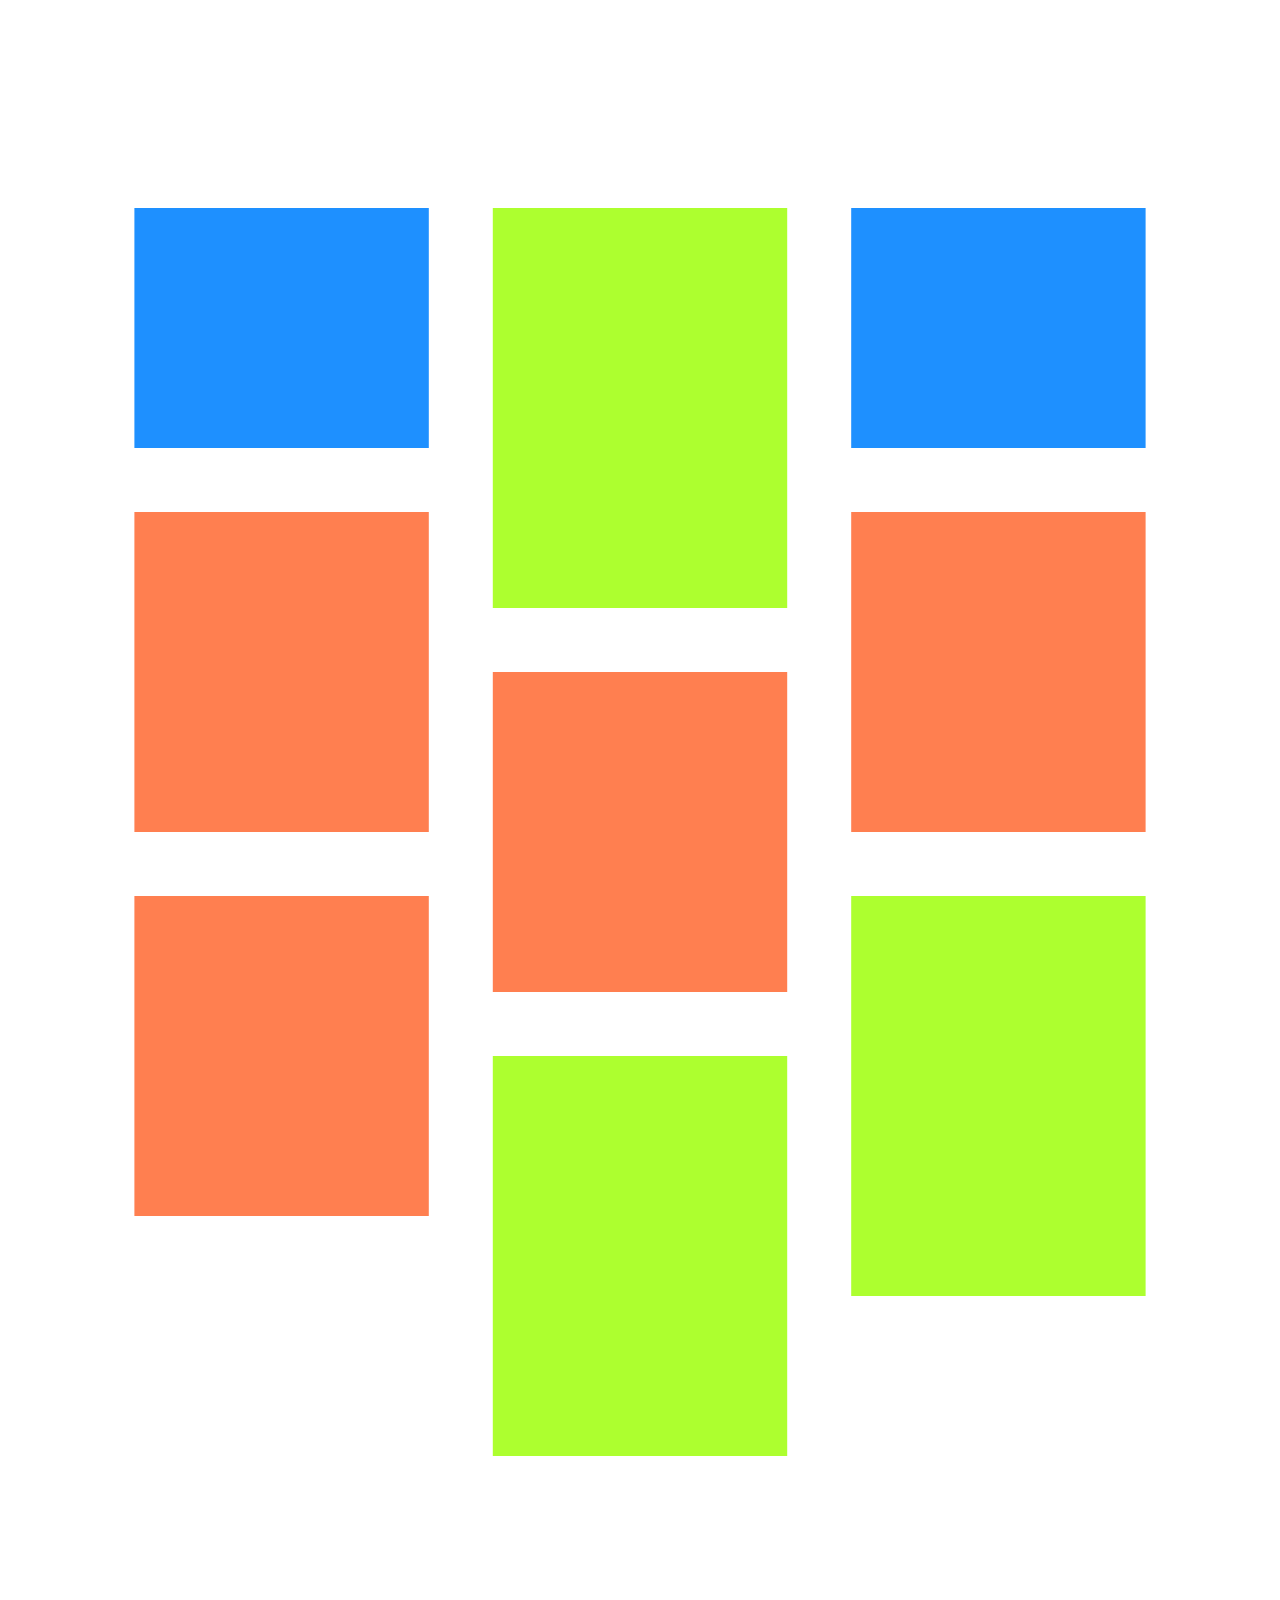
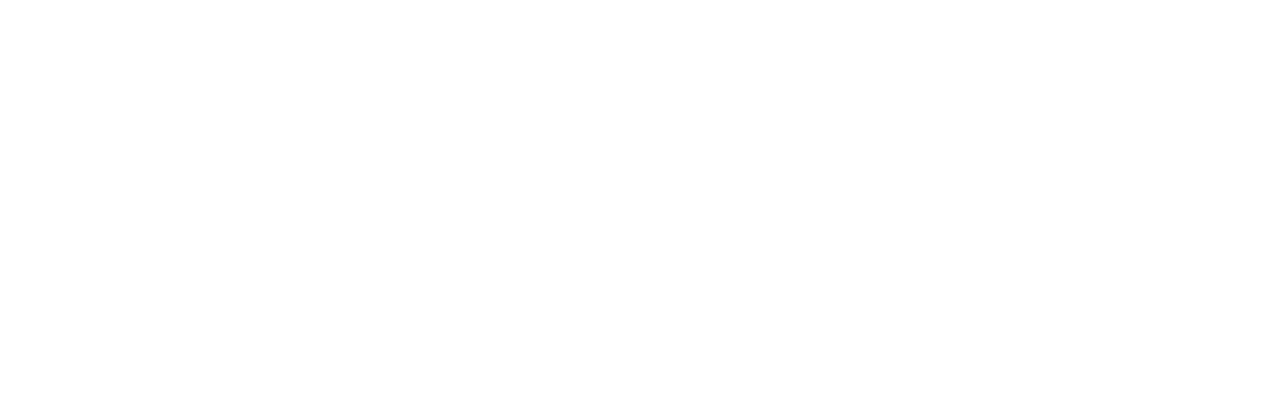
<file: scroll/scrollList.html>
<!DOCTYPE html>
<html lang="en">
  <head>
    <meta charset="UTF-8" />
    <meta http-equiv="X-UA-Compatible" content="IE=edge" />
    <meta name="viewport" content="width=device-width, initial-scale=1.0" />
    <title>Document</title>
    <style>
      .scroll-con {
        display: flex;
        width: 100%;
        height: 2000px;
        gap: 80px;
      }
      .scroll-col {
        flex: 1;
        height: 100%;
      }
      .scroll-item {
        width: 100%;
        min-height: 200px;
        margin-bottom: 80px;
      }
      .scroll-item.hType1 {
        height: 300px;
        background-color: dodgerblue;
      }
      .scroll-item.hType2 {
        height: 400px;
        background-color: coral;
      }
      .scroll-item.hType3 {
        height: 500px;
        background-color: greenyellow;
      }
    </style>
    <script>
      let scrollCon = null;

      window.onload = () => {
        new MoveItem();
      };

      class MoveItem {
        constructor() {
          this.target = document.querySelector(".scroll-con");
          this.cols = [];
          this.originX = this.target.clientLeft || 0;
          this.originY = this.target.clientTop || 0;
          this.targetX = 0;
          this.targetY = 0;
          this.centerX = window.innerWidth / 2;
          this.centerY = window.innerHeight / 2;
          this.timer = null;

          window.addEventListener("mousemove", this.moveMouse.bind(this));
          window.addEventListener("scroll", this.scrollWindow.bind(this));

          for (const col of this.target.children) {
            this.cols.push(new MoveItemColumn(col));
          }

          setInterval(() => this.loop.call(this), 10);
        }

        loop() {
          this.moveItem();

          for (const col of this.cols) {
            col.loop();
          }
        }

        moveItem() {
          // const s = -0.0008;
          // this.originX += (this.targetX - this.originX) * s;
          // this.originY += (this.targetY - this.originY) * s;

          const s = -0.08;
          this.originX = this.targetX * s;
          this.originY = this.targetY * s;
          this.target.style.transform = `translate(${this.originX}px, ${this.originY}px) scale(0.8)`;
        }

        moveMouse(e) {
          this.targetX = e.clientX - this.centerX;
          this.targetY = e.clientY - this.centerY;
        }
        scrollWindow(e) {
          if (this.timer !== null) {
            clearTimeout(this.timer);
          }
          this.timer = setTimeout(() => {
            for (const col of this.cols) {
              col.scrollWindow(scrollY);
            }
          }, 150);
        }
      }

      class MoveItemColumn {
        constructor(item) {
          this.target = item;
          this.originY = this.target.clientTop || 0;
          this.prevTargetY = 0;
          this.targetY = 0;
          this.speed = (Math.random() * 3) / 100 + 0.005;
          // this.speed = 0.05;
        }

        loop() {
          this.originY += (this.targetY - this.originY) * this.speed;
          this.target.style.transform = `translateY(${this.originY}px)`;
        }

        scrollWindow(scrollY) {
          if (this.prevTargetY != scrollY) {
            this.targetY = scrollY;
            this.prevTargetY = scrollY;
            console.log(this.targetY);
          }
        }
      }
    </script>
  </head>
  <body>
    <div style="overflow: hidden">
      <div class="scroll-con" style="transform: scale(0.8)">
        <div class="scroll-col">
          <div class="scroll-item hType1"></div>
          <div class="scroll-item hType2"></div>
          <div class="scroll-item hType2"></div>
        </div>
        <div class="scroll-col">
          <div class="scroll-item hType3"></div>
          <div class="scroll-item hType2"></div>
          <div class="scroll-item hType3"></div>
        </div>
        <div class="scroll-col">
          <div class="scroll-item hType1"></div>
          <div class="scroll-item hType2"></div>
          <div class="scroll-item hType3"></div>
        </div>
      </div>
    </div>
  </body>
</html>
</file>
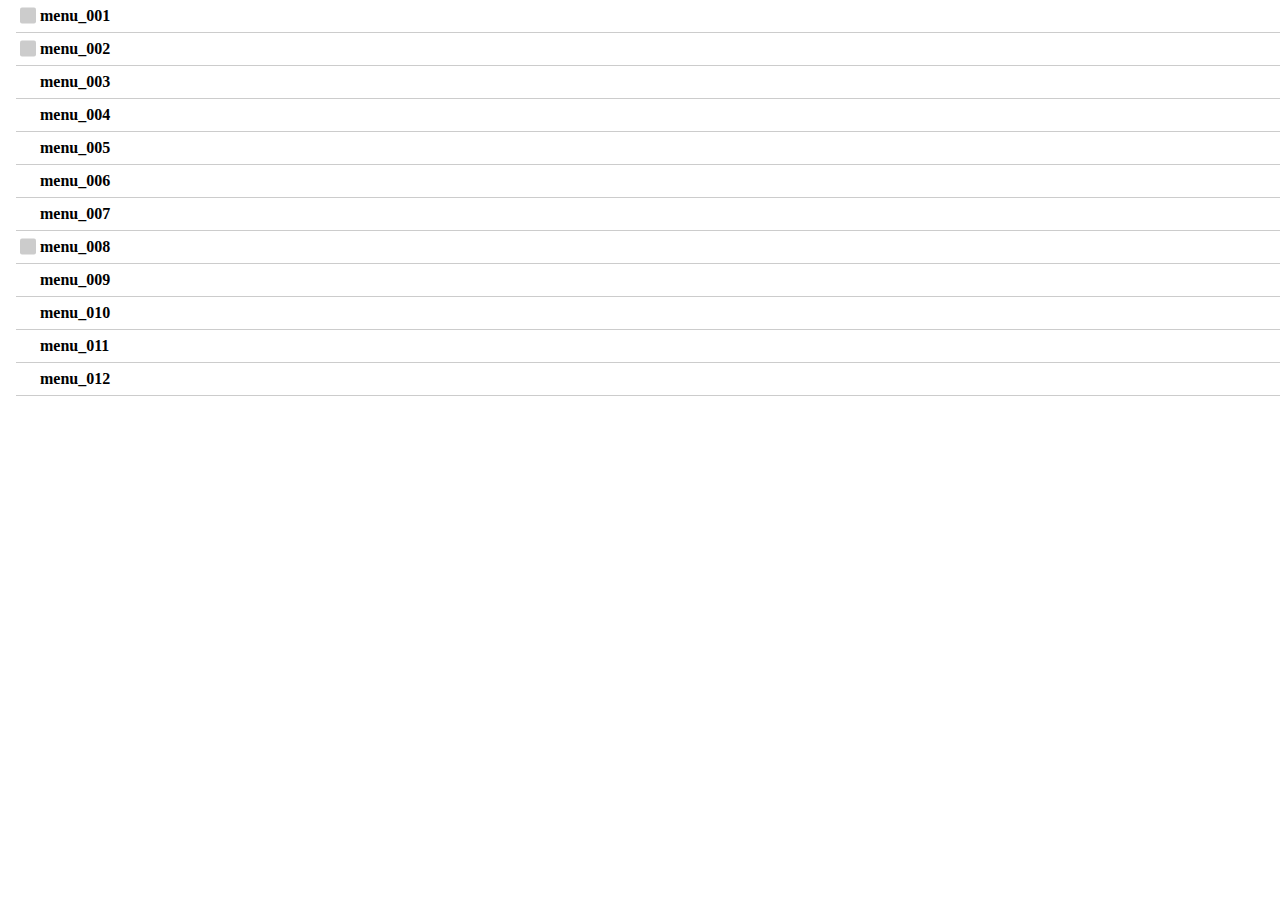
<file: dataDesign/verticalTree/verticalTree.html>
<!DOCTYPE html>
<html lang="en">
<head>
  <meta charset="UTF-8">
  <meta http-equiv="X-UA-Compatible" content="IE=edge">
  <meta name="viewport" content="width=device-width, initial-scale=1.0">
  <title>Document</title>
  <link rel="stylesheet" href="./verticalTree.css"/>
  <script src="./verticalTree.js"></script>
  <style>
    * {
      margin: 0;
      padding: 0;
    }
    li {
      list-style: none;
    }
  </style>
  <script>
    window.onload = () => {
      const data = [
        { id: 'menu_001', title: 'menu_001', children: [
          { id: 'menu_101', title: 'menu_101', children: [
            { id: 'menu_201', title: 'menu_201', children: [
              { id: 'menu_301', title: 'menu_301' },
              { id: 'menu_302', title: 'menu_302' },
              { id: 'menu_303', title: 'menu_303' },
              { id: 'menu_304', title: 'menu_304' },
              { id: 'menu_305', title: 'menu_305' },
              { id: 'menu_306', title: 'menu_306' }
            ] }
          ] }
        ] },
        { id: 'menu_002', title: 'menu_002', children: [
          { id: 'menu_101', title: 'menu_101' },
          { id: 'menu_102', title: 'menu_102' },
          { id: 'menu_103', title: 'menu_103' },
          { id: 'menu_104', title: 'menu_104' },
          { id: 'menu_105', title: 'menu_105' },
          { id: 'menu_106', title: 'menu_106' }
        ] },
        { id: 'menu_003', title: 'menu_003' },
        { id: 'menu_004', title: 'menu_004' },
        { id: 'menu_005', title: 'menu_005' },
        { id: 'menu_006', title: 'menu_006' },
        { id: 'menu_007', title: 'menu_007' },
        { id: 'menu_008', title: 'menu_008', children: [
          { id: 'menu_101', title: 'menu_101' },
          { id: 'menu_102', title: 'menu_102', children: [
            { id: 'menu_201', title: 'menu_201' },
            { id: 'menu_202', title: 'menu_202', children: [
              { id: 'menu_301', title: 'menu_301' },
              { id: 'menu_302', title: 'menu_302' },
              { id: 'menu_303', title: 'menu_303' }
            ] },
            { id: 'menu_203', title: 'menu_203', children: [
              { id: 'menu_301', title: 'menu_301' },
              { id: 'menu_302', title: 'menu_302' },
              { id: 'menu_303', title: 'menu_303' }
            ] },
          ] },
          { id: 'menu_103', title: 'menu_103' },
          { id: 'menu_104', title: 'menu_104' },
          { id: 'menu_105', title: 'menu_105' },
          { id: 'menu_106', title: 'menu_106' }
        ] },
        { id: 'menu_009', title: 'menu_009' },
        { id: 'menu_010', title: 'menu_010' },
        { id: 'menu_011', title: 'menu_011' },
        { id: 'menu_012', title: 'menu_012' },
      ];
      VerticalTree.init('tree-con', data);
    }
  </script>
</head>
<body>
  <div id="tree-con"></div>
</body>
</html>
</file>
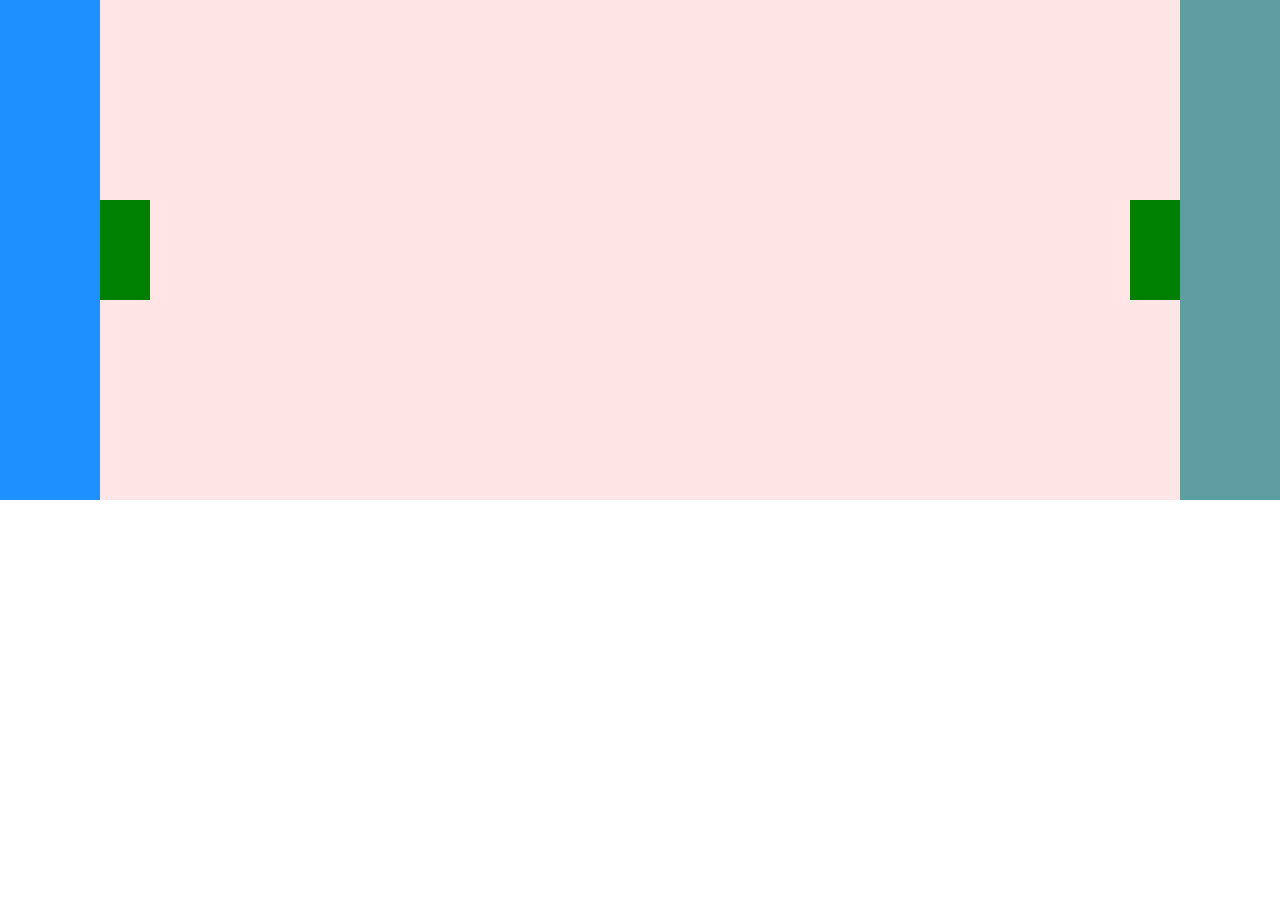
<file: slider/horizontalSlider/horizontalSlider.html>
<!DOCTYPE html>
<html lang="en">
<head>
  <meta charset="UTF-8">
  <meta http-equiv="X-UA-Compatible" content="IE=edge">
  <meta name="viewport" content="width=device-width, initial-scale=1.0">
  <script src="./horizontalSlider.js"></script>
  <title>Document</title>
  <style>
    * {
      margin: 0;
      padding: 0;
    }
    li {
      list-style: none;
    }
  </style>
  <script>
    window.onload = () => {
      HorizontalSlider.init({id: 'horizontal-slider'});
      // HorizontalSlider.init({id: 'horizontal-slider', interval: 1000, timeout: 1000, leftButton: false, rightButton: false});
    }
  </script>
</head>
<body>
  <div id="wrapper">
    <header></header>
    <section class="scroll-section" style="display: flex; height: 500px">
      <div style="width: 100px; height: 100%; background-color: dodgerblue"></div>
      <div id="horizontal-slider" style="flex: 1 1 0; height: 100%">
        <div class="slider-item" style="height: 100%; opacity: 0.1; background-color: red"></div>
        <div class="slider-item" style="height: 100%; opacity: 0.1; background-color: green"></div>
        <div class="slider-item" style="height: 100%; opacity: 0.1; background-color: yellow"></div>
      </div>
      <div style="width: 100px; height: 100%; background-color: cadetblue"></div>
    </section>
    <section class="scroll-section"></section>
    <section class="scroll-section"></section>
  </div>
</body>
</html>
</file>
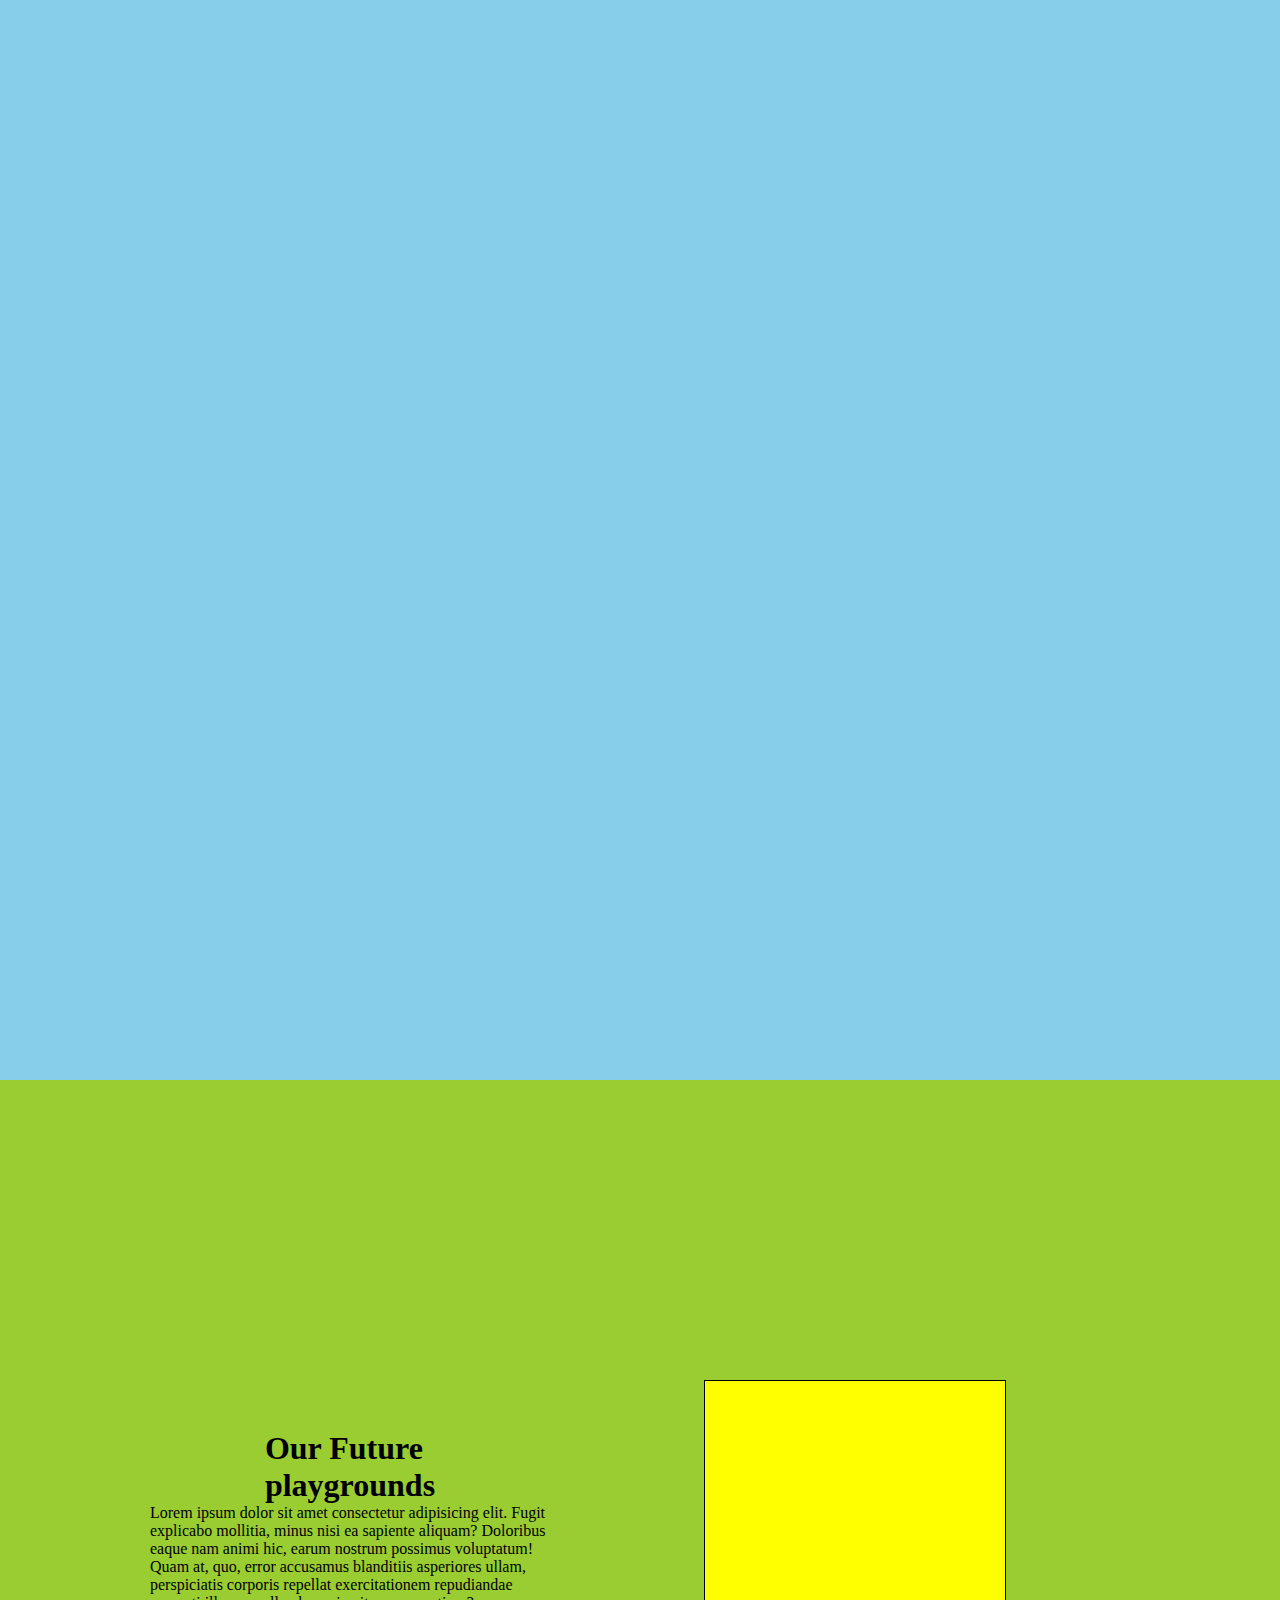
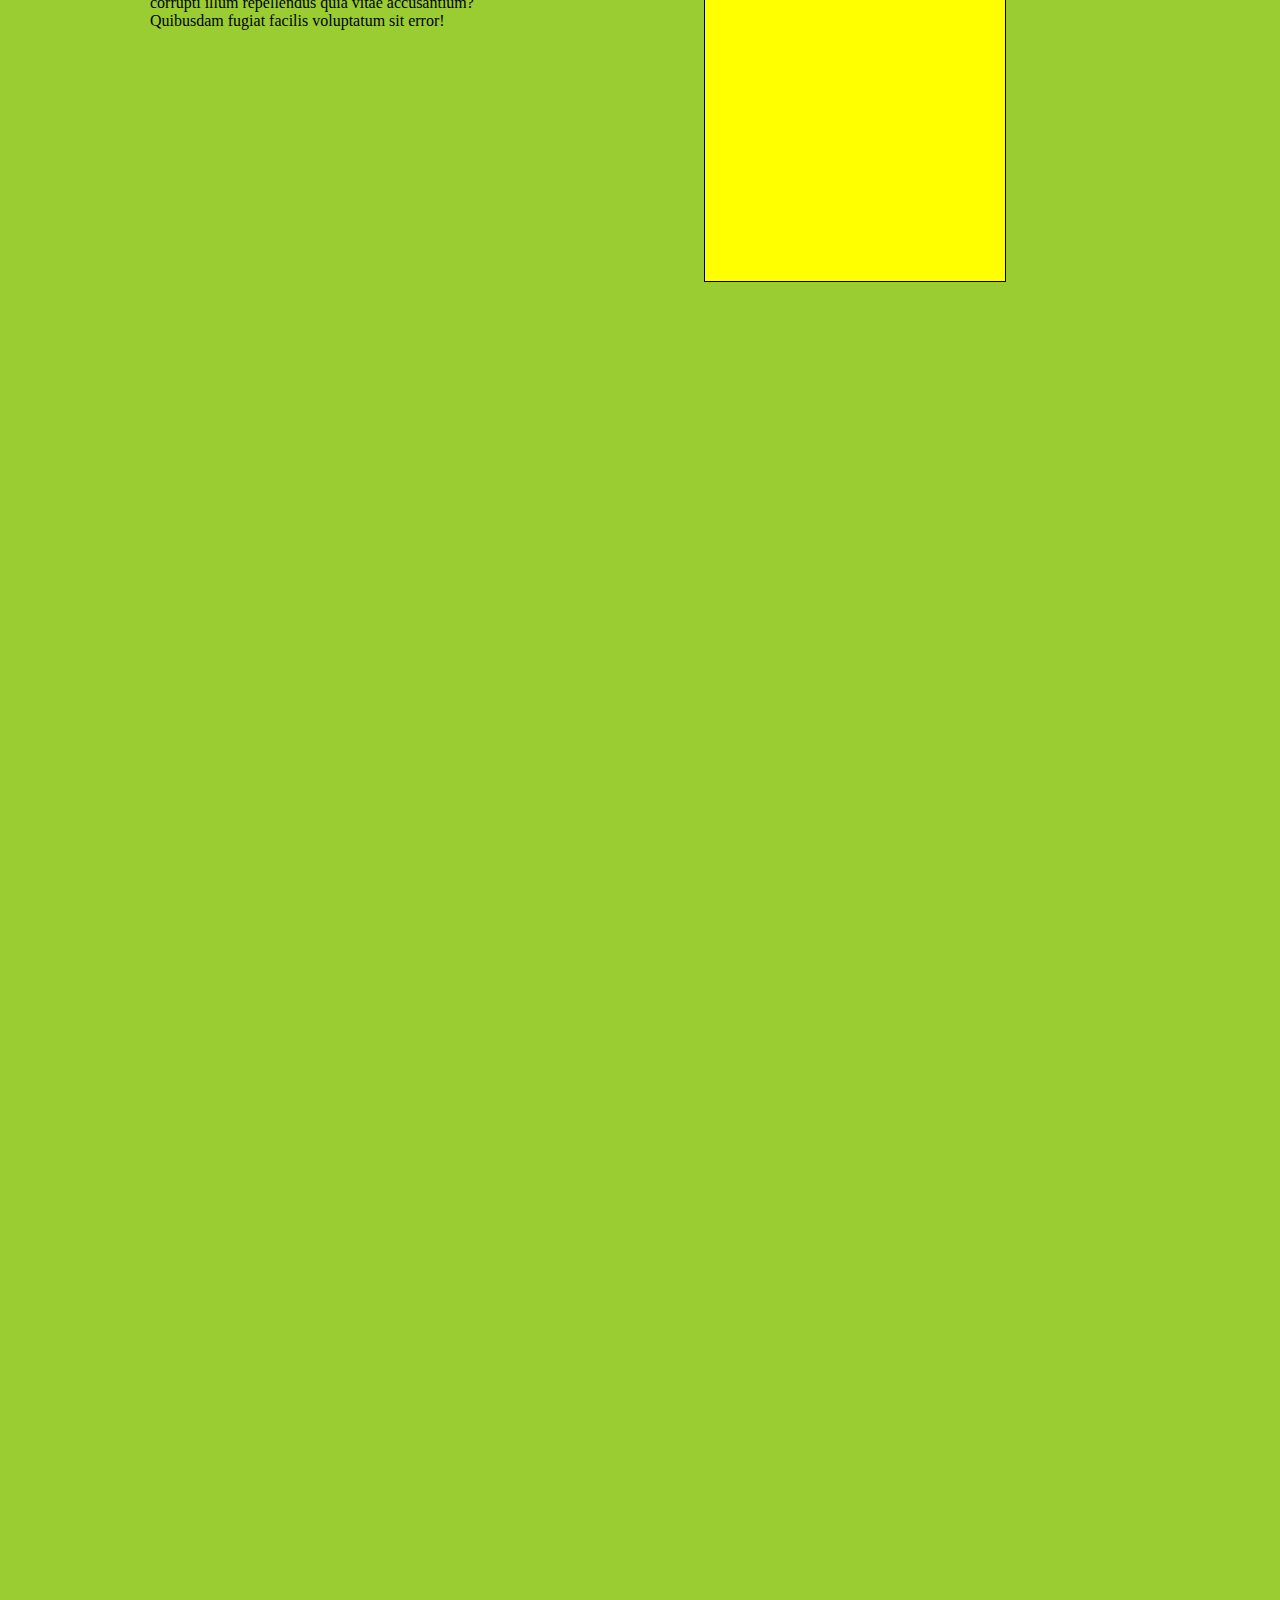
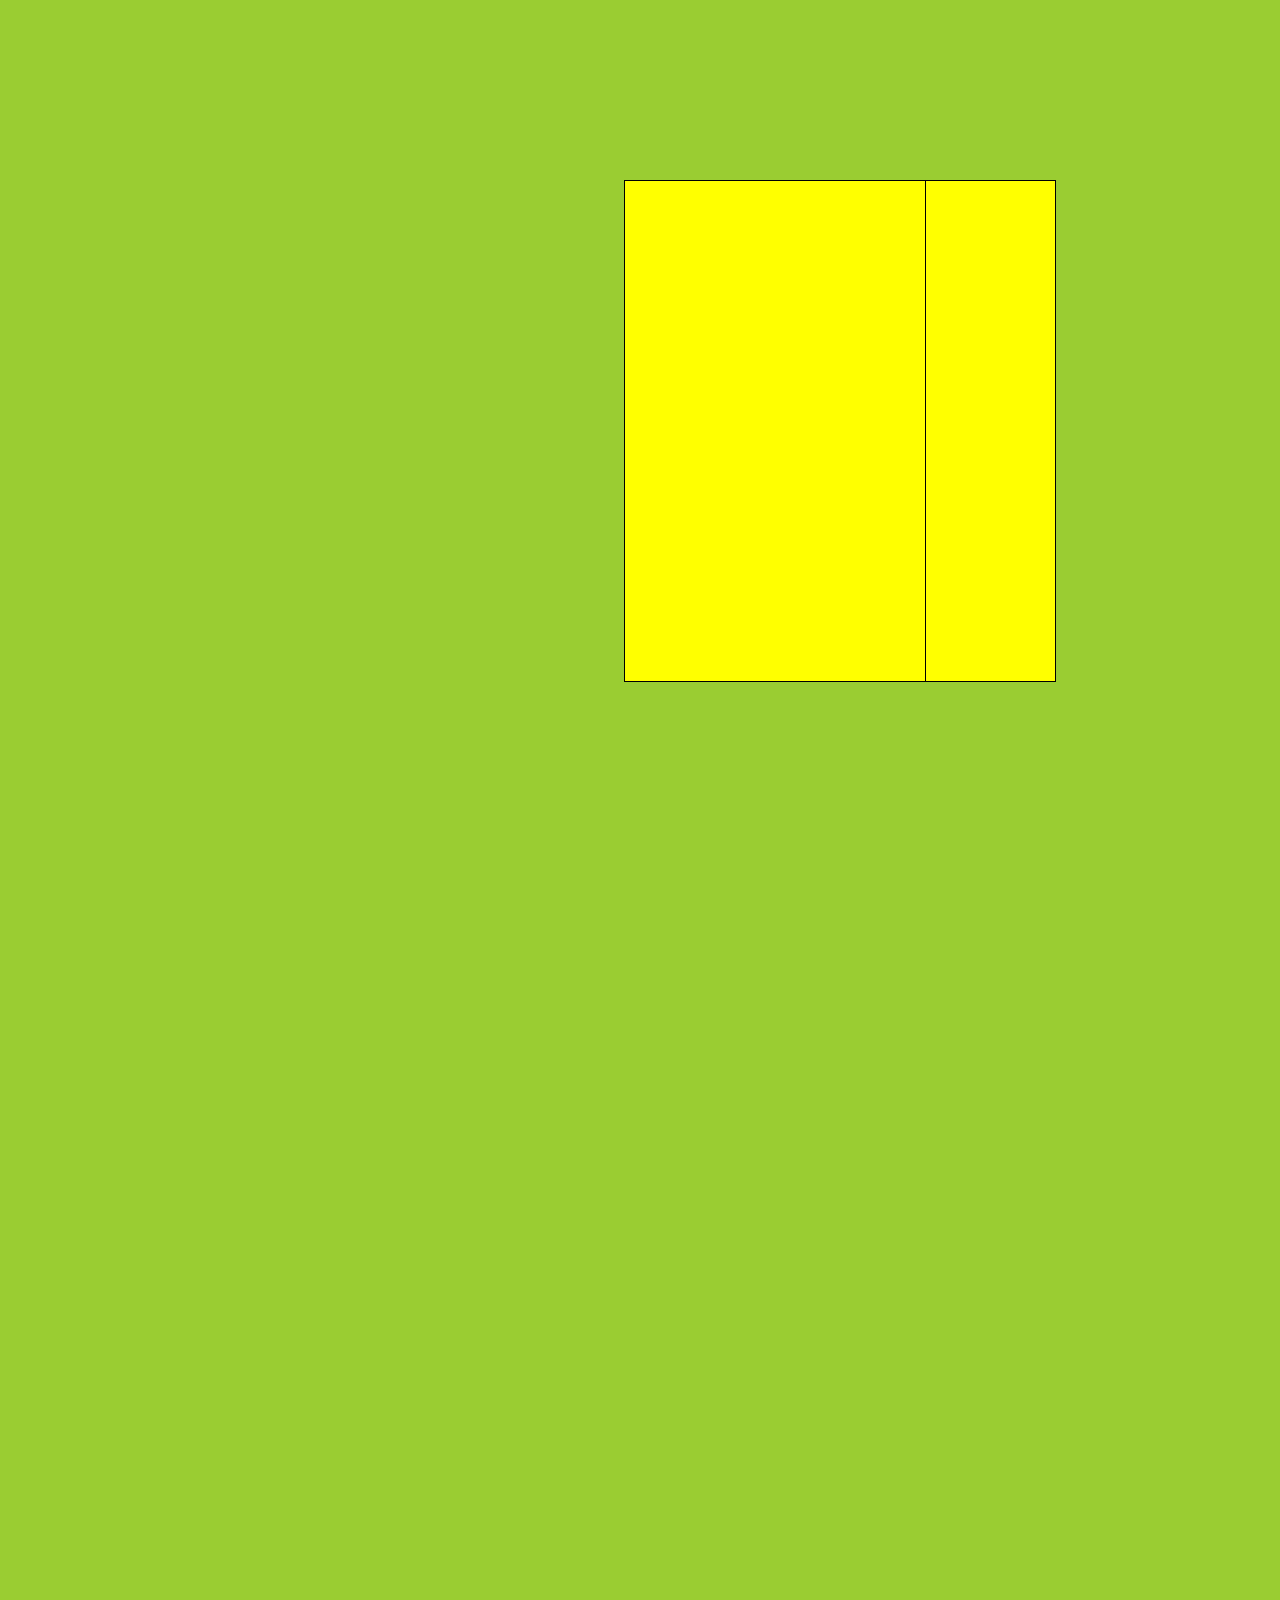
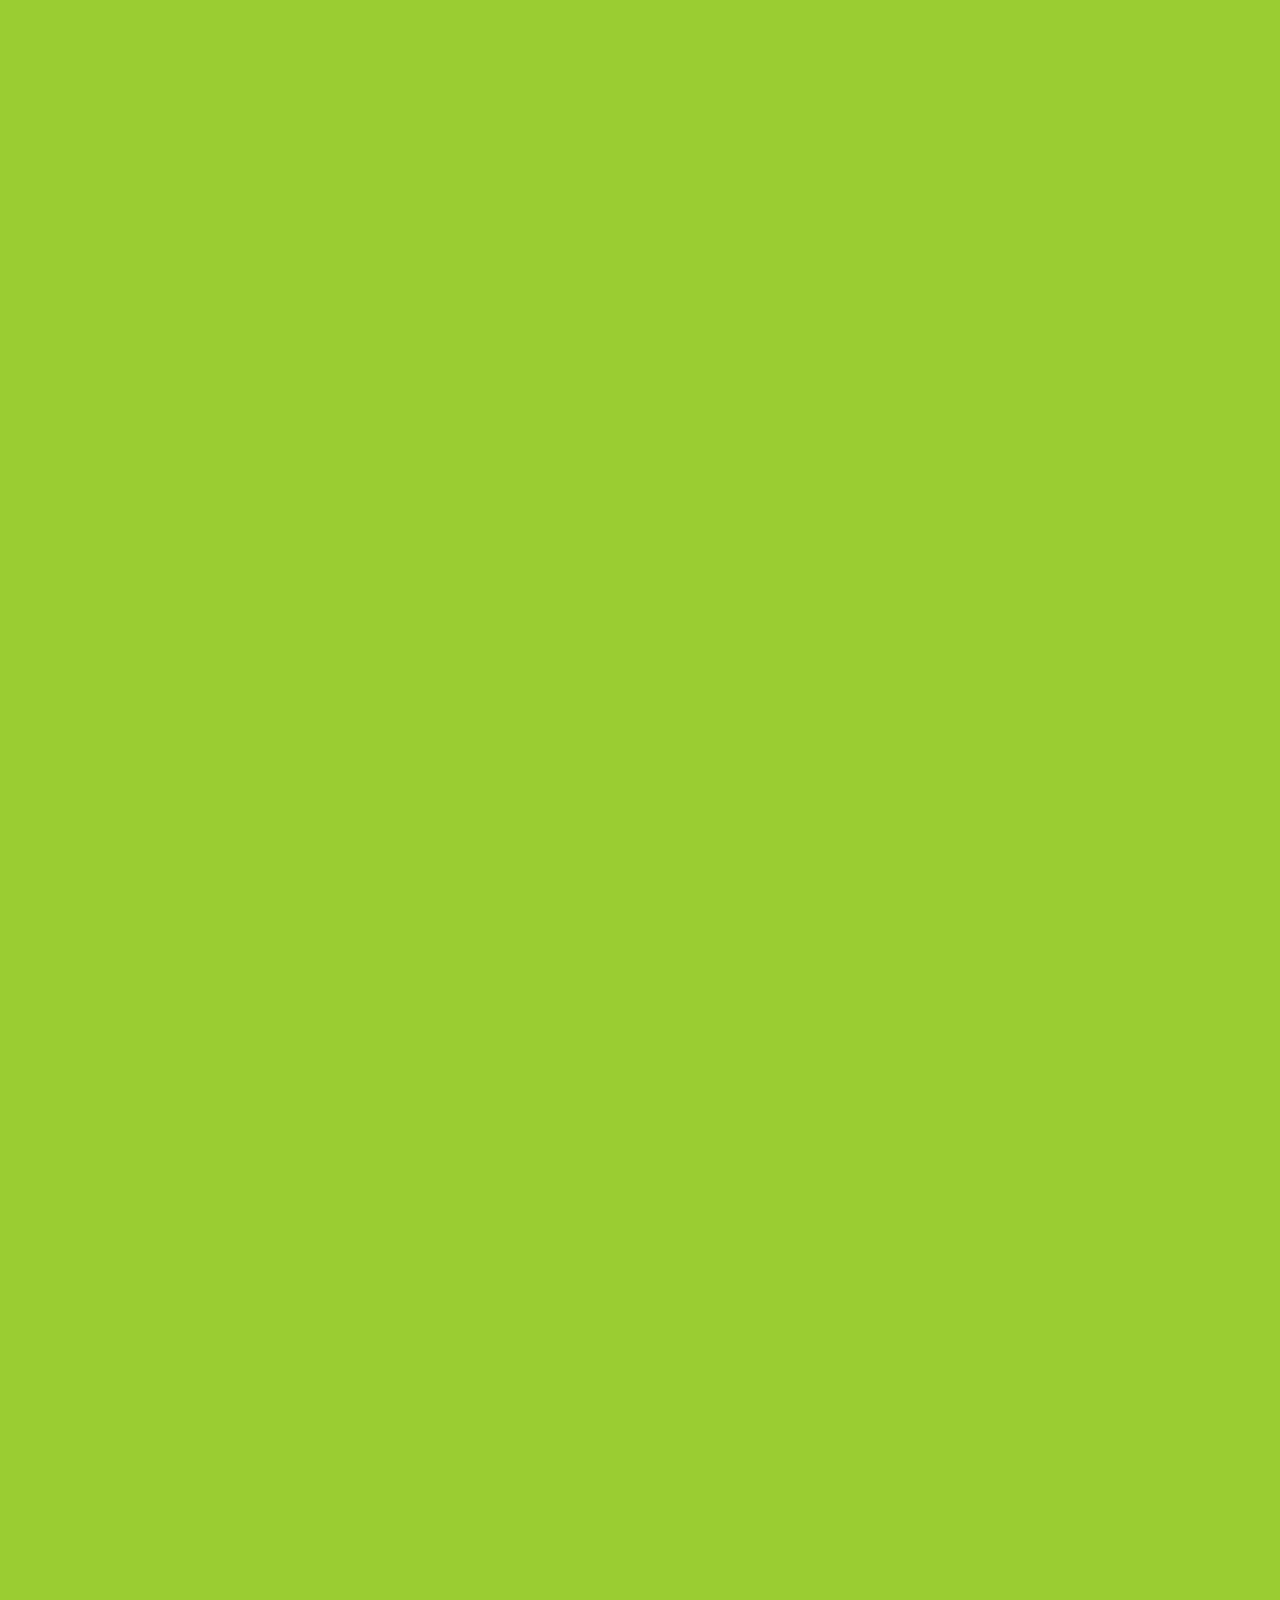
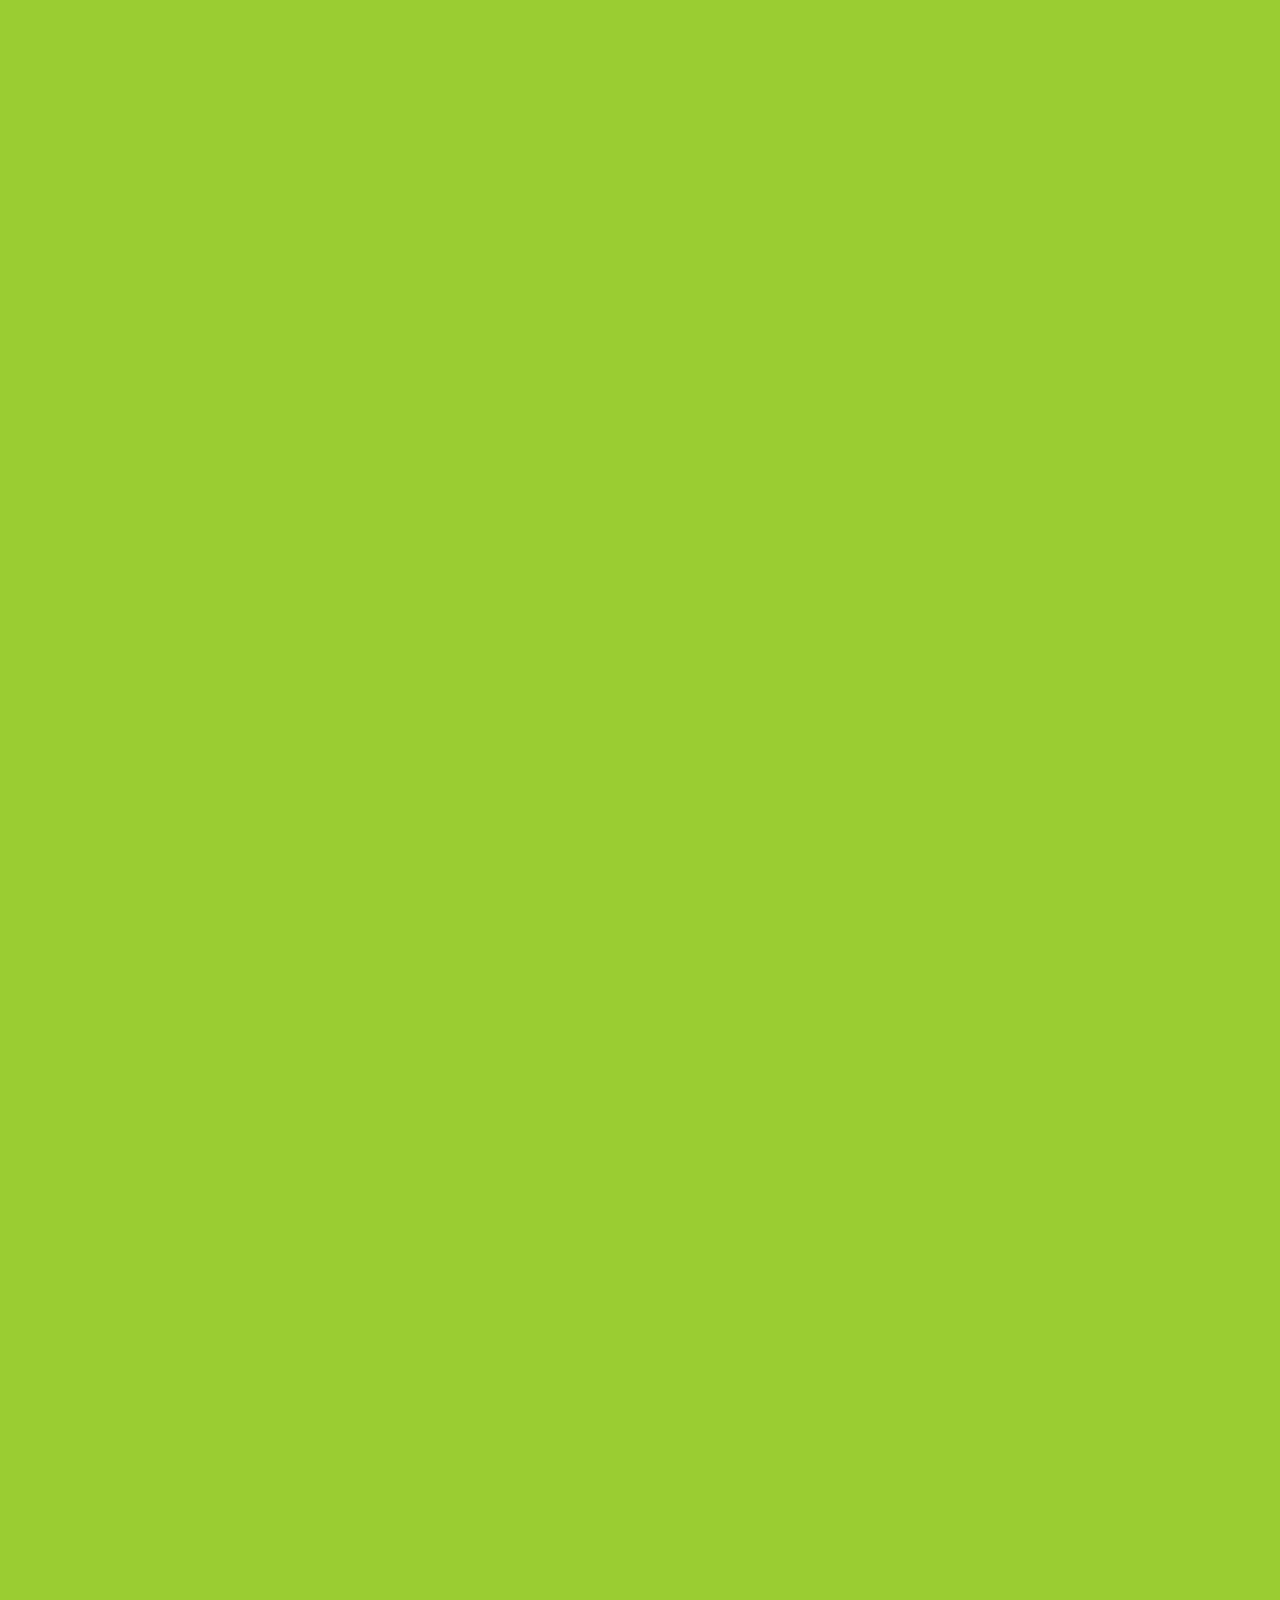
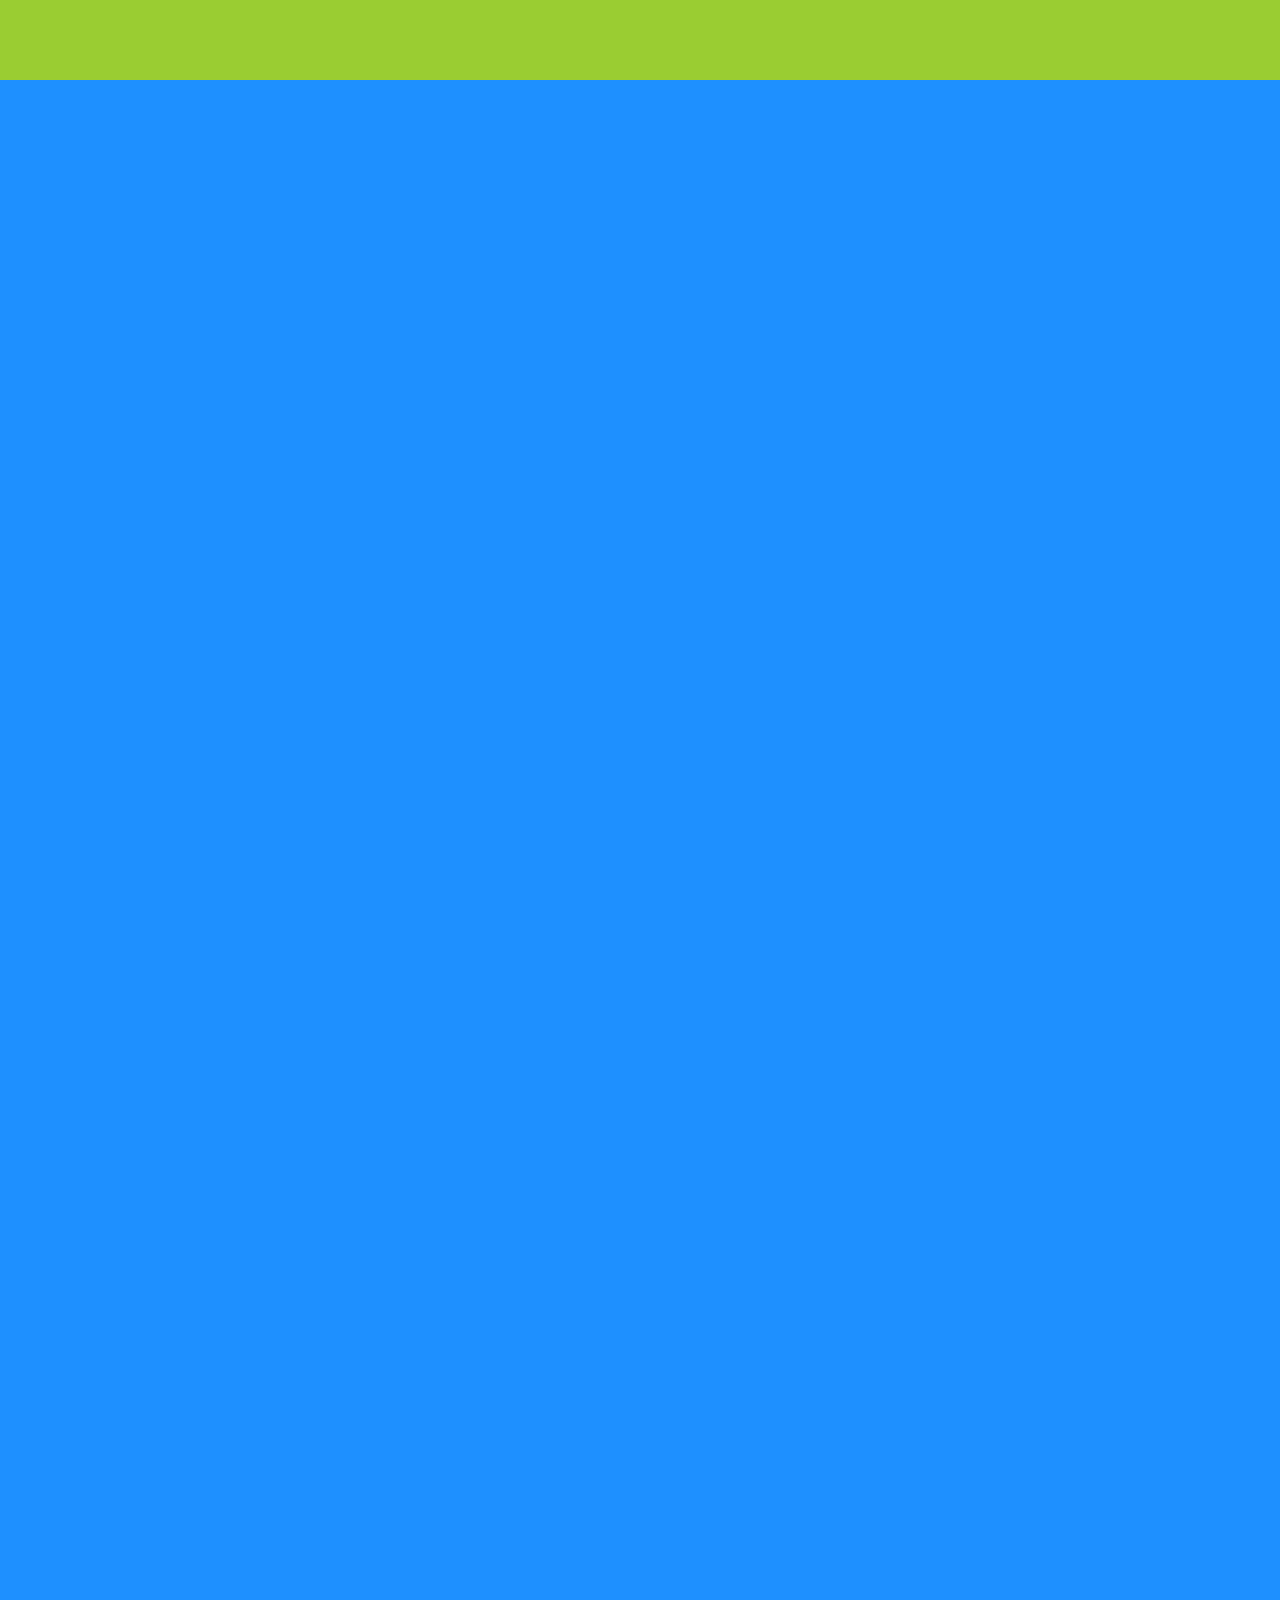
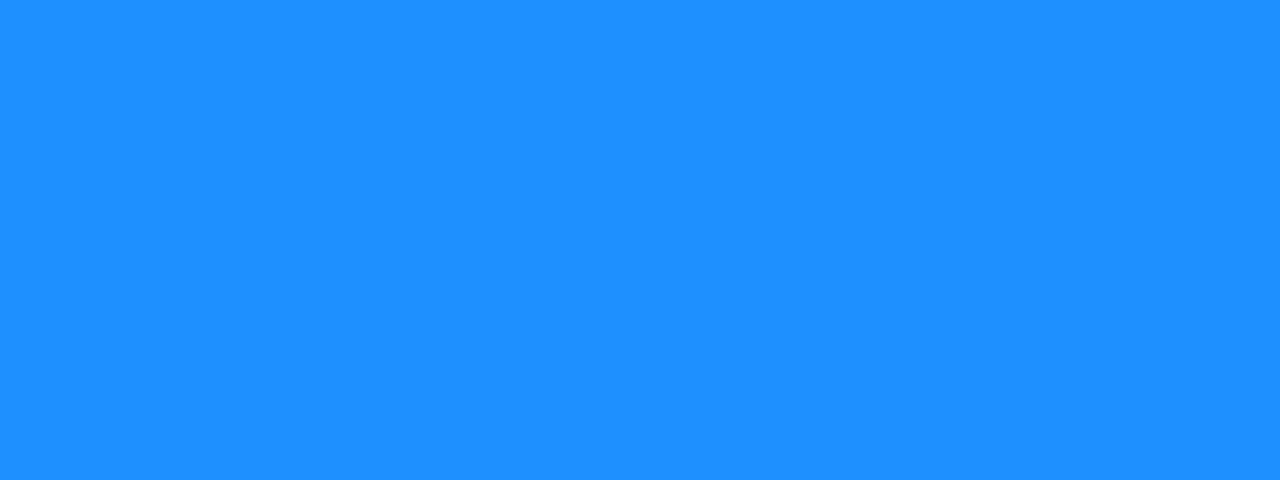
<file: scroll/scrollEvent/sample01/scrollEvent-sample01.html>
<!DOCTYPE html>
<html lang="ko">
<head>
  <meta charset="UTF-8">
  <meta http-equiv="X-UA-Compatible" content="IE=edge">
  <meta name="viewport" content="width=device-width, initial-scale=1.0">
  <link rel="stylesheet" href="./main.css">
  <script src="../scrollEvent.js"></script>
  <title>Document</title>
  <script>
    window.onload = () => {
      const eventObj = new ScrollEvent();

      eventObj.addScrollClass({id: 'card-text-con', classList: ['sticky-elem'], startRatio: 0, endRatio: 1});
      eventObj.addScrollClass({id: 'card-con', classList: ['sticky-elem'], startRatio: 0, endRatio: 1});

      eventObj.addScrollEventTransform({id: 'card-item-02', transformStyle: [
        {style: 'translateX', startValue: 30, endValue: 30, suffix: 'px' },
        {style: 'translateY', startValue: 2000, endValue: 20, suffix: 'px' }
      ], startRatio: 0.1, endRatio: 0.2});
      eventObj.addScrollEventTransform({id: 'card-item-03', transformStyle: [
        {style: 'translateX', startValue: -30, endValue: -30, suffix: 'px' },
        {style: 'translateY', startValue: 2000, endValue: 40, suffix: 'px' }
      ], startRatio: 0.2, endRatio: 0.3});
      eventObj.addScrollEventTransform({id: 'card-item-04', transformStyle: [
        {style: 'translateX', startValue: 50, endValue: 50, suffix: 'px' },
        {style: 'translateY', startValue: 2000, endValue: 60, suffix: 'px' }
      ], startRatio: 0.3, endRatio: 0.4});
      eventObj.addScrollEventTransform({id: 'card-item-05', transformStyle: [
        {style: 'translateX', startValue: -80, endValue: -80, suffix: 'px' },
        {style: 'translateY', startValue: 2000, endValue: 80, suffix: 'px' }
      ], startRatio: 0.4, endRatio: 0.5});
      eventObj.addScrollEvent({id: 'card-text-con', style: 'opacity', startRatio: 0.4, endRatio: 0.5, startValue: 1, endValue: 0});


      eventObj.addScrollEvent({id: 'card-item-01', style: 'top', startRatio: 0.5, endRatio: 0.7, startValue: 300, endValue: 600, suffix: 'px'});
      eventObj.addScrollEvent({id: 'card-item-02', style: 'top', startRatio: 0.5, endRatio: 0.7, startValue: 300, endValue: 600, suffix: 'px'});
      eventObj.addScrollEvent({id: 'card-item-03', style: 'top', startRatio: 0.5, endRatio: 0.7, startValue: 300, endValue: 600, suffix: 'px'});
      eventObj.addScrollEvent({id: 'card-item-04', style: 'top', startRatio: 0.5, endRatio: 0.7, startValue: 300, endValue: 600, suffix: 'px'});
      eventObj.addScrollEvent({id: 'card-item-05', style: 'top', startRatio: 0.5, endRatio: 0.7, startValue: 300, endValue: 600, suffix: 'px'});
      eventObj.addScrollEvent({id: 'card-item-01', style: 'left', startRatio: 0.5, endRatio: 0.7, startValue: 55, endValue: 10, suffix: 'vw'});
      eventObj.addScrollEvent({id: 'card-item-02', style: 'left', startRatio: 0.5, endRatio: 0.7, startValue: 55, endValue: 30, suffix: 'vw'});
      eventObj.addScrollEvent({id: 'card-item-03', style: 'left', startRatio: 0.5, endRatio: 0.7, startValue: 55, endValue: 50, suffix: 'vw'});
      eventObj.addScrollEvent({id: 'card-item-04', style: 'left', startRatio: 0.5, endRatio: 0.7, startValue: 55, endValue: 70, suffix: 'vw'});
      eventObj.addScrollEvent({id: 'card-item-05', style: 'left', startRatio: 0.5, endRatio: 0.7, startValue: 55, endValue: 90, suffix: 'vw'});

      eventObj.addScrollEventTransform({id: 'card-item-01', transformStyle: [
        {style: 'translateX', startValue: 0, endValue: -150, suffix: 'px' },
        {style: 'translateY', startValue: 0, endValue: 0, suffix: 'px' }
      ], startRatio: 0.5, endRatio: 0.7});
      eventObj.addScrollEventTransform({id: 'card-item-02', transformStyle: [
        {style: 'translateX', startValue: 30, endValue: -150, suffix: 'px' },
        {style: 'translateY', startValue: 20, endValue: 0, suffix: 'px' }
      ], startRatio: 0.5, endRatio: 0.7});
      eventObj.addScrollEventTransform({id: 'card-item-03', transformStyle: [
        {style: 'translateX', startValue: -30, endValue: -150, suffix: 'px' },
        {style: 'translateY', startValue: 40, endValue: 0, suffix: 'px' }
      ], startRatio: 0.5, endRatio: 0.7});
      eventObj.addScrollEventTransform({id: 'card-item-04', transformStyle: [
        {style: 'translateX', startValue: 50, endValue: -150, suffix: 'px' },
        {style: 'translateY', startValue: 60, endValue: 0, suffix: 'px' }
      ], startRatio: 0.5, endRatio: 0.7});
      eventObj.addScrollEventTransform({id: 'card-item-05', transformStyle: [
        {style: 'translateX', startValue: -80, endValue: -150, suffix: 'px' },
        {style: 'translateY', startValue: 80, endValue: 0, suffix: 'px' }
      ], startRatio: 0.5, endRatio: 0.7});

      eventObj.addScrollEventTransform({id: 'card-item-03', transformStyle: [
        {style: 'translateX', startValue: -150, endValue: -150, suffix: 'px' },
        {style: 'scale', startValue: 1, endValue: 10 }
      ], startRatio: 0.7, endRatio: 0.8});
      eventObj.addScrollClass({id: 'card-item-03', classList: ['card-on-top'], startRatio: 0.7, endRatio: 1,})

    }
  </script>
</head>
<body>
  <div id="wrapper">
    <section class="main-section scroll-section"></section>
    <section class="card-section scroll-section">
      <div class="inner-box">
        <div id="card-con" class="card-con">
          <ul class="card-list">
            <li id="card-item-01" class="card-item"></li>
            <li id="card-item-02" class="card-item"></li>
            <li id="card-item-03" class="card-item"></li>
            <li id="card-item-04" class="card-item"></li>
            <li id="card-item-05" class="card-item"></li>
          </ul>
        </div>
      </div>
      <div class="inner-box">
        <div id="card-text-con" class="text-con">
          <div class="title-con">
            <h1>Our Future <br/> playgrounds</h1>
          </div>
          <div class="sub-title-con">
            Lorem ipsum dolor sit amet consectetur adipisicing elit. Fugit explicabo mollitia, minus nisi ea sapiente aliquam? Doloribus eaque nam animi hic, earum nostrum possimus voluptatum! Quam at, quo, error accusamus blanditiis asperiores ullam, perspiciatis corporis repellat exercitationem repudiandae corrupti illum repellendus quia vitae accusantium? Quibusdam fugiat facilis voluptatum sit error!
          </div>
        </div>
      </div>
    </section>
    <section class="bottom-section"></section>
  </div>
</body>
</html>
</file>
<file: dataDesign/verticalTree/verticalTree.css>
.vtree-menu-list {
  padding-left: 16px;
}
.vtree-menu-list .vtree-menu-item {
  min-height: 32px;
}
.vtree-menu-list .vtree-menu-item .vtree-menu-title {
  display: inline-block;
  font-size: 16px;
  font-weight: bold;
  line-height: 32px;
}
.vtree-menu-toggle-con {
  display: inline-block;
  padding: 4px;
}
.vtree-menu-toggle-con .vtree-menu-toggle-btn {
  display: inline-block;
  width: 16px;
  height: 16px;
  background-color: #CCC;
  border-radius: 2px;
  transform: translateY(2.5px);
}
.vtree-menu-list .vtree-menu-item:not(:has(.vtree-menu-toggle-con)) {
  padding-left: 24px;
}

/* opened */
.vtree-menu-list .vtree-menu-item > .vtree-menu-list {
  display: none;
}
.vtree-menu-list .vtree-menu-item.opened > .vtree-menu-list {
  display: block;
}
.vtree-menu-list .vtree-menu-item.opened > .vtree-menu-toggle-con > .vtree-menu-toggle-btn {
  background-color: dodgerblue;
}

/* depth */
.vtree-menu-list .vtree-menu-item.tree-level-1 {
  border-bottom: 1px solid #ccc;
}
</file>
<file: scroll/scrollEvent/sample01/main.css>
html {
  overflow-x: hidden;
}
* {
  margin: 0;
  padding: 0;
}
section {
  position: relative;
}
ul, li {
  list-style: none;
}
.main-section {
  height: 1080px;
  background-color: skyblue;
}
.card-section {
  height: 7000px;
  background-color: yellowgreen;
}
.bottom-section {
  height: 2000px;
  background-color: dodgerblue;
}
.inner-box {
  position: absolute;
  top: 0;
  left: 0;
  width: 100%;
  height: 100%;
}
.text-con {
  position: absolute;
  display: flex;
  flex-flow: column nowrap;
  align-items: center;
  justify-content: center;
  top: 0;
  left: 150px;
  width: 400px;
  height: 100vh;
}
.card-con {
  position: absolute;
  top: 0;
  left: 0;
  width: 100vw;
  height: 100vh;
}
.card-list {
  position: relative;
}
.card-item {
  position: absolute;
  top: 300px;
  left: 55vw;
  width: 300px;
  height: 500px;
  background-color: yellow;
  border: 1px solid black;
  transition-duration: .1s;
}
.card-item:not(:nth-child(1)) {
  transform: ;
}
.card-item:nth-child(2) {
  transform: translateX(30px) translateY(2000px);
}
.card-item:nth-child(3) {
  transform: translateX(-30px) translateY(2000px);
}
.card-item:nth-child(4) {
  transform: translateX(50px) translateY(2000px);
}
.card-item:nth-child(5) {
  transform: translateX(-80px) translateY(2000px);
}




.sticky-elem {
  position: sticky;
}
.card-on-top {
  z-index: 2;
}
</file>
